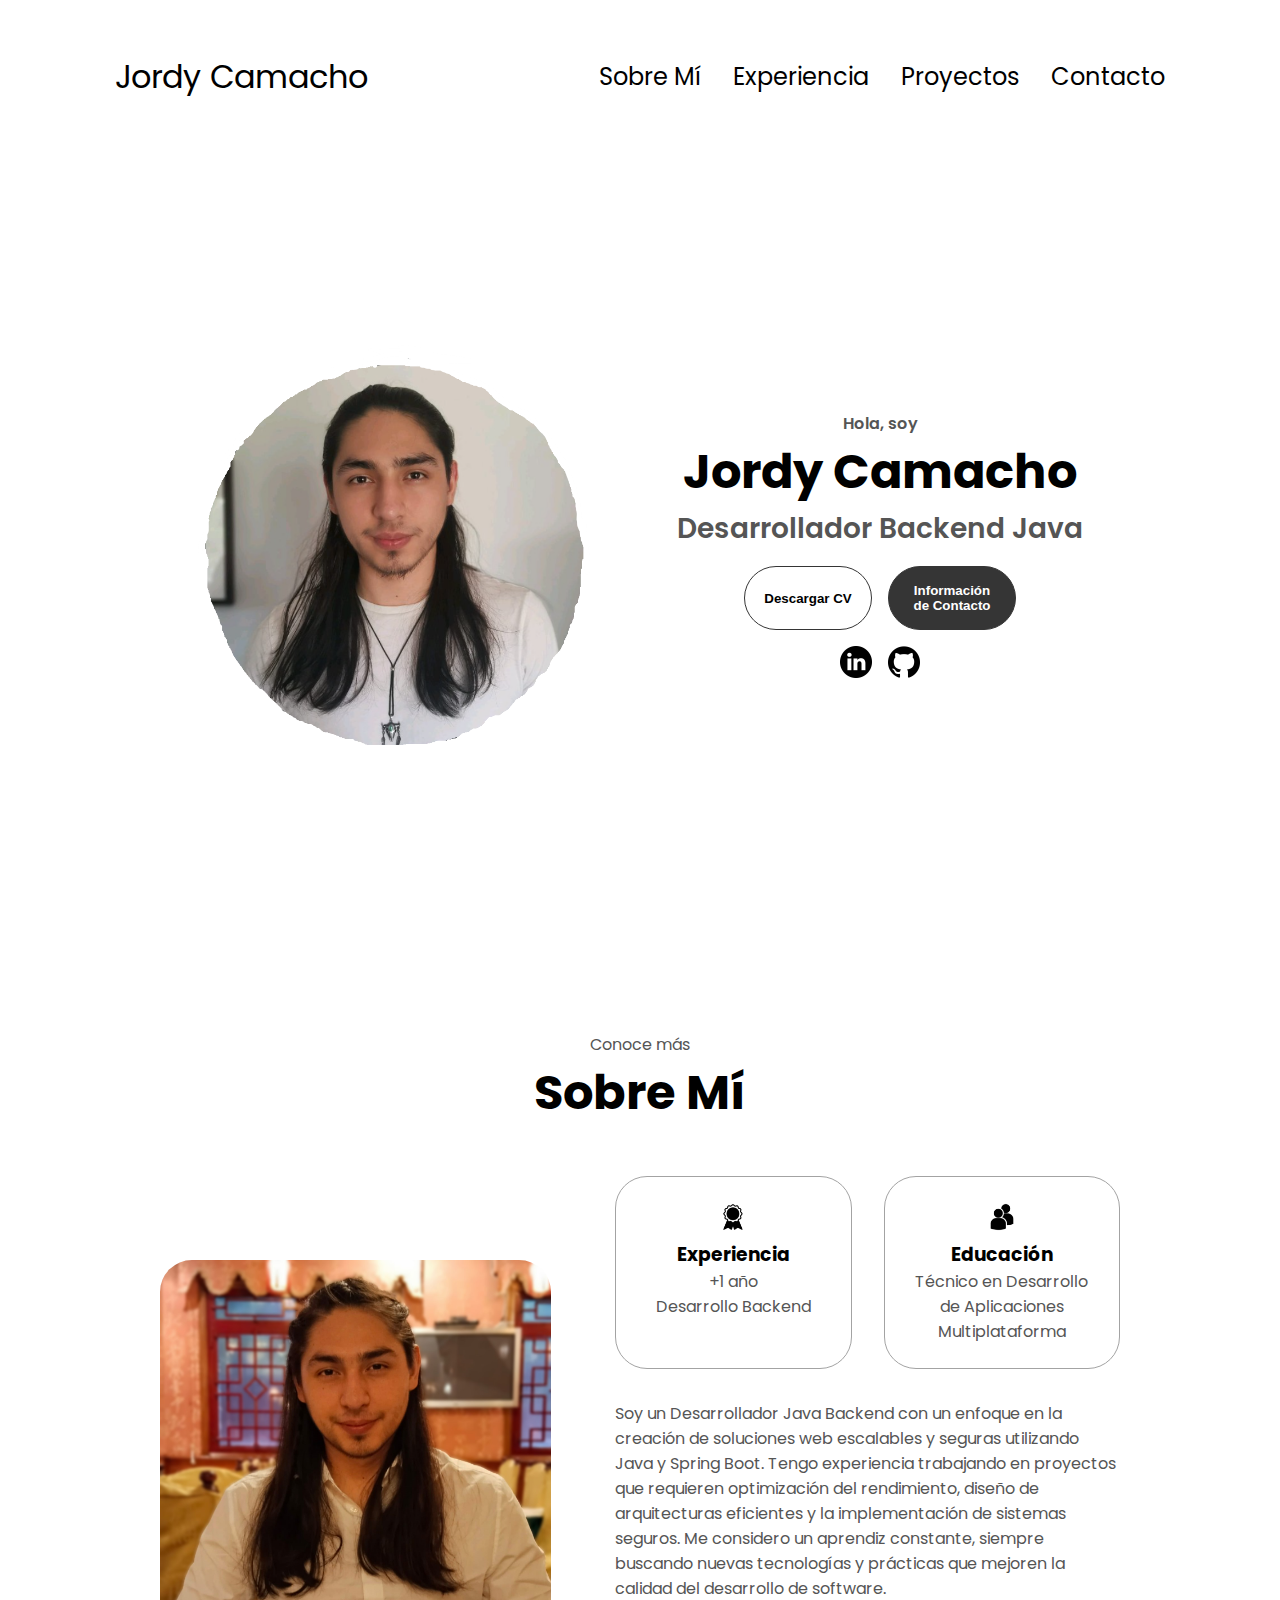
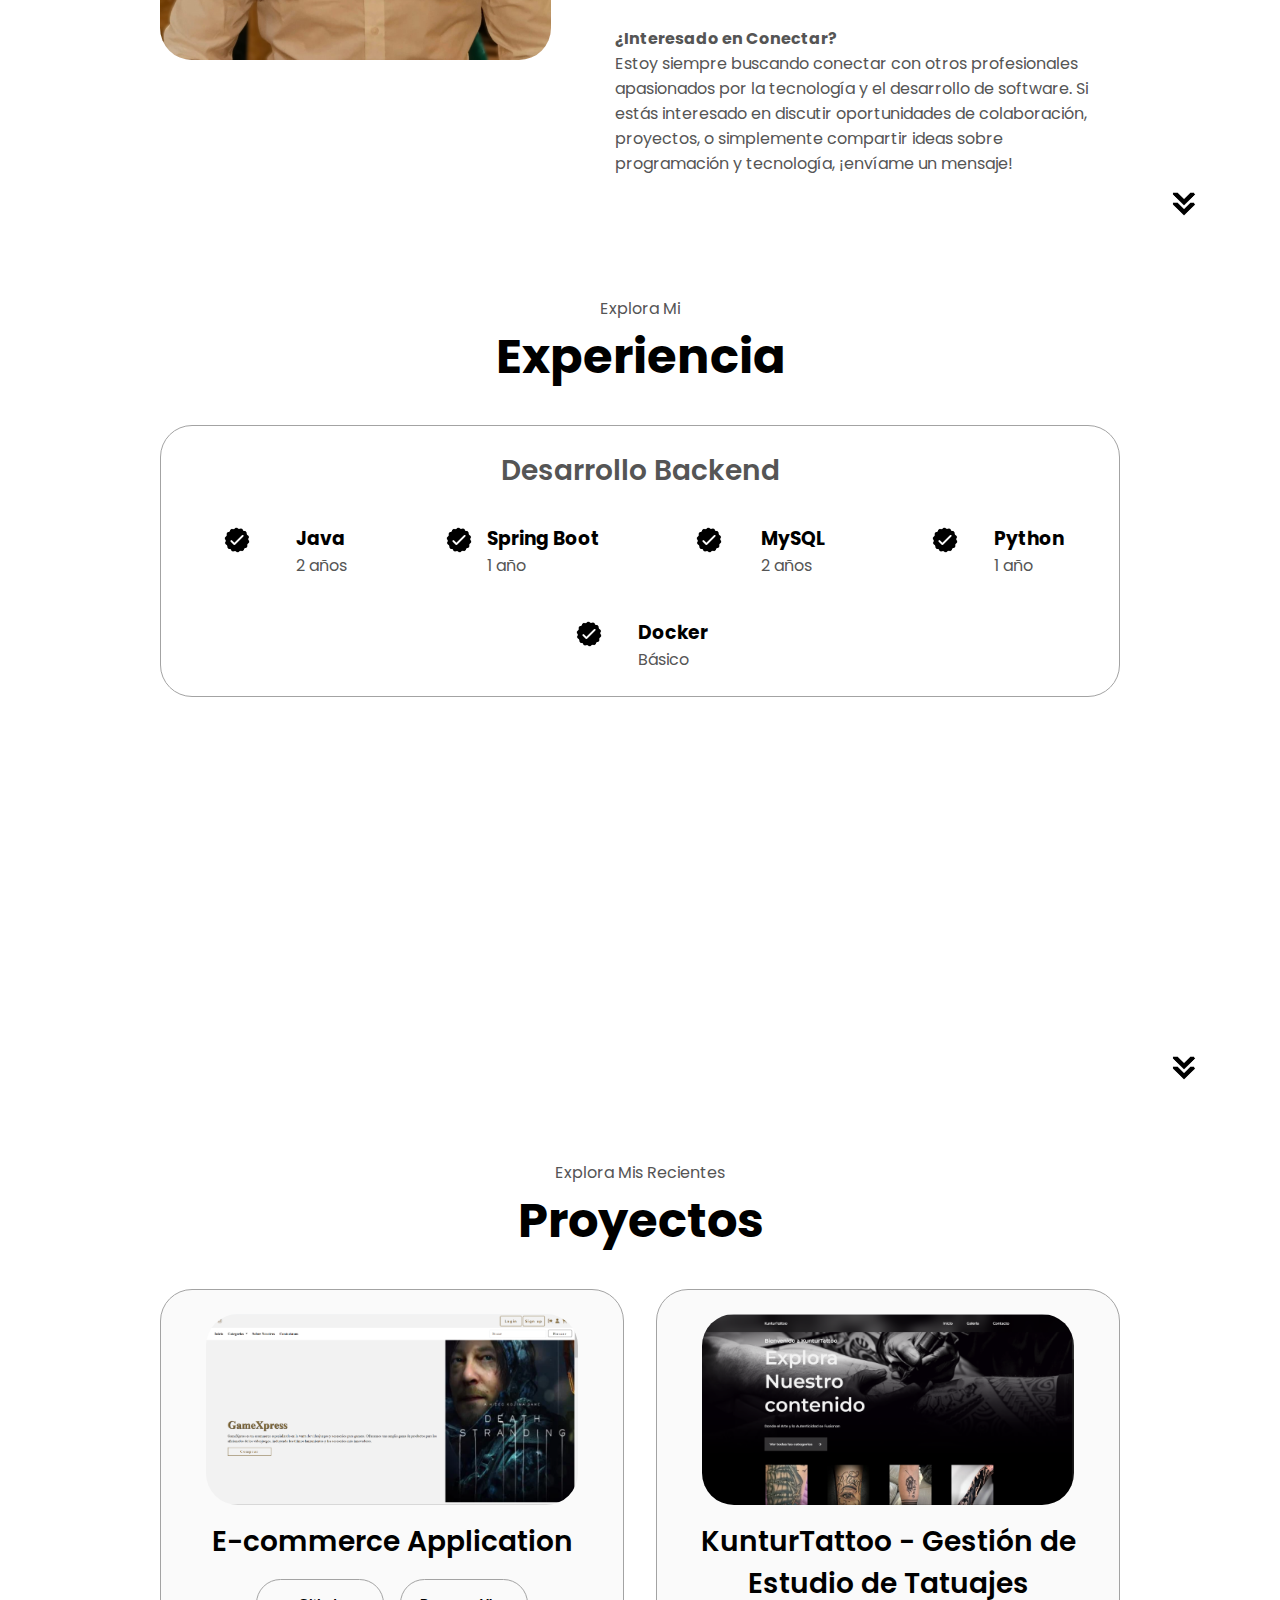
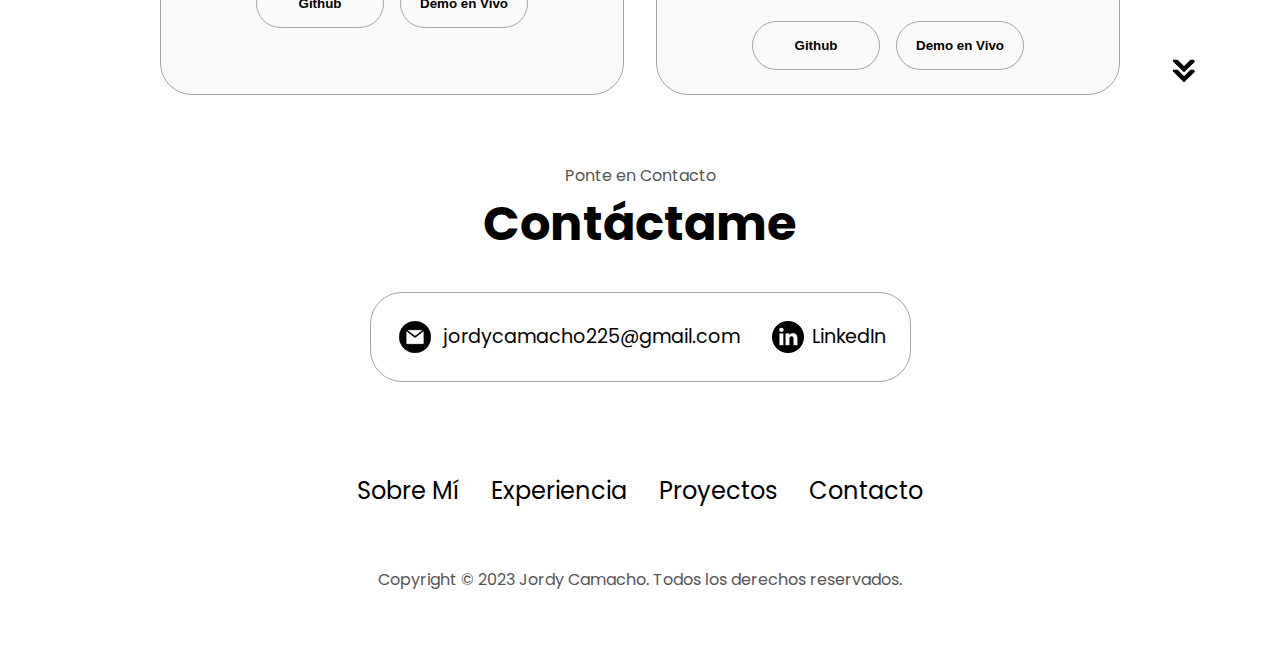
<file: index.html>
<!DOCTYPE html>
<html lang="es">
  <head>
    <meta charset="UTF-8" />
    <meta http-equiv="X-UA-Compatible" content="IE=edge" />
    <meta name="viewport" content="width=device-width, initial-scale=1.0" />
    <title>Jordy Camacho</title>
    <link rel="stylesheet" href="style.css" />
    <link rel="stylesheet" href="mediaqueries.css" />
  </head>
  <body>
    <nav id="desktop-nav">
      <div class="logo">Jordy Camacho</div>
      <div>
        <ul class="nav-links">
          <li><a href="#about">Sobre Mí</a></li>
          <li><a href="#experience">Experiencia</a></li>
          <li><a href="#projects">Proyectos</a></li>
          <li><a href="#contact">Contacto</a></li>
        </ul>
      </div>
    </nav>
    <nav id="hamburger-nav">
      <div class="logo">Jordy Camacho</div>
      <div class="hamburger-menu">
        <div class="hamburger-icon" onclick="toggleMenu()">
          <span></span>
          <span></span>
          <span></span>
        </div>
        <div class="menu-links">
          <li><a href="#about" onclick="toggleMenu()">Sobre Mí</a></li>
          <li><a href="#experience" onclick="toggleMenu()">Experiencia</a></li>
          <li><a href="#projects" onclick="toggleMenu()">Proyectos</a></li>
          <li><a href="#contact" onclick="toggleMenu()">Contacto</a></li>
        </div>
      </div>
    </nav>
    <section id="profile">
      <div class="section__pic-container">
        <img src="./assets/profile-1.png" alt="Foto de perfil de Jordy Camacho" />
      </div>
      <div class="section__text">
        <p class="section__text__p1">Hola, soy</p>
        <h1 class="title">Jordy Camacho</h1>
        <p class="section__text__p2">Desarrollador Backend Java</p>
        <div class="btn-container">
          <button
            class="btn btn-color-2"
            onclick="window.open('./assets/CURRICULUM.pdf')"
          >
            Descargar CV
          </button>
          <button class="btn btn-color-1" onclick="location.href='./#contact'">
            Información de Contacto
          </button>
        </div>
        <div id="socials-container">
          <img
            src="./assets/linkedin.png"
            alt="Mi perfil en LinkedIn"
            class="icon"
            onclick="location.href='https://www.linkedin.com/in/jordy-camacho-8268b920a/'"
          />
          <img
            src="./assets/github.png"
            alt="Mi perfil en GitHub"
            class="icon"
            onclick="location.href='https://github.com/Jordycamacho'"
          />
        </div>
      </div>
    </section>
    <section id="about">
      <p class="section__text__p1">Conoce más</p>
      <h1 class="title">Sobre Mí</h1>
      <div class="section-container">
        <div class="section__pic-container">
          <img
            src="./assets/profile.jpg"
            alt="Foto de perfil"
            class="about-pic"
          />
        </div>
        <div class="about-details-container">
          <div class="about-containers">
            <div class="details-container">
              <img
                src="./assets/experience.png"
                alt="Ícono de experiencia"
                class="icon"
              />
              <h3>Experiencia</h3>
              <p>+1 año <br />Desarrollo Backend</p>
            </div>
            <div class="details-container">
              <img
                src="./assets/education.png"
                alt="Ícono de educación"
                class="icon"
              />
              <h3>Educación</h3>
              <p>Técnico en Desarrollo de Aplicaciones<br />Multiplataforma</p>
            </div>
          </div>
          <div class="text-container">
            <p>
              Soy un Desarrollador Java Backend con un enfoque en la creación de soluciones web escalables y seguras utilizando Java y Spring Boot. Tengo experiencia trabajando en proyectos que requieren optimización del rendimiento, diseño de arquitecturas eficientes y la implementación de sistemas seguros. Me considero un aprendiz constante, siempre buscando nuevas tecnologías y prácticas que mejoren la calidad del desarrollo de software.
            </p><br>
            <p>
              <b>¿Interesado en Conectar?</b><br>
              Estoy siempre buscando conectar con otros profesionales apasionados por la tecnología y el desarrollo de software. Si estás interesado en discutir oportunidades de colaboración, proyectos, o simplemente compartir ideas sobre programación y tecnología, ¡envíame un mensaje!
            </p>
            </p>
          </div>
        </div>
      </div>
      <img
        src="./assets/arrow.png"
        alt="Ícono de flecha"
        class="icon arrow"
        onclick="location.href='./#experience'"
      />
    </section>
    <section id="experience">
      <p class="section__text__p1">Explora Mi</p>
      <h1 class="title">Experiencia</h1>
      <div class="experience-details-container">
        <div class="about-containers">
          <div class="details-container">
            <h2 class="experience-sub-title">Desarrollo Backend</h2>
            <div class="article-container">
              <article>
                <img
                  src="./assets/checkmark.png"
                  alt="Ícono de experiencia"
                  class="icon"
                />
                <div>
                  <h3>Java</h3>
                  <p>2 años</p>
                </div>
              </article>
              <article>
                <img
                  src="./assets/checkmark.png"
                  alt="Ícono de experiencia"
                  class="icon"
                />
                <div>
                  <h3>Spring Boot</h3>
                  <p>1 año</p>
                </div>
              </article>
              <article>
                <img
                  src="./assets/checkmark.png"
                  alt="Ícono de experiencia"
                  class="icon"
                />
                <div>
                  <h3>MySQL</h3>
                  <p>2 años</p>
                </div>
              </article>
              <article>
                <img
                  src="./assets/checkmark.png"
                  alt="Ícono de experiencia"
                  class="icon"
                />
                <div>
                  <h3>Python</h3>
                  <p>1 año</p>
                </div>
              </article>
              <article>
                <img
                  src="./assets/checkmark.png"
                  alt="Ícono de experiencia"
                  class="icon"
                />
                <div>
                  <h3>Docker</h3>
                  <p>Básico</p>
                </div>
              </article>
              
            </div>
          </div>
        </div>
      </div>
      <img
        src="./assets/arrow.png"
        alt="Ícono de flecha"
        class="icon arrow"
        onclick="location.href='./#projects'"
      />
    </section>
    <section id="projects">
      <p class="section__text__p1">Explora Mis Recientes</p>
      <h1 class="title">Proyectos</h1>
      <div class="experience-details-container">
        <div class="about-containers">
          <div class="details-container color-container">
            <div class="article-container">
              <img
                src="./assets/project-ecommerce.png"
                alt="Proyecto 1"
                class="project-img"
              />
            </div>
            <h2 class="experience-sub-title project-title">E-commerce Application</h2>
            <div class="btn-container">
              <button
                class="btn btn-color-2 project-btn"
                onclick="location.href='https://github.com/Jordycamacho/Ecommerce-spring-boot-v1/tree/dev-jordy'"
              >
                Github
              </button>
              <button
                class="btn btn-color-2 project-btn"
                onclick="location.href='project_ecommerce.html'"
              >
                Demo en Vivo
              </button>
            </div>
          </div>
          <div class="details-container color-container">
            <div class="article-container">
              <img
                src="./assets/project-kunturTattoo.png"
                alt="Proyecto 2"
                class="project-img"
              />
            </div>
            <h2 class="experience-sub-title project-title">KunturTattoo - Gestión de Estudio de Tatuajes</h2>
            <div class="btn-container">
              <button
                class="btn btn-color-2 project-btn"
                onclick="location.href='https://github.com/Jordycamacho/kunturtatto'"
              >
                Github
              </button>
              <button
                class="btn btn-color-2 project-btn"
                onclick="location.href='project_kunturTattoo.html'"
              >
                Demo en Vivo
              </button>
            </div>
          </div>
        </div>
      </div>
      <img
        src="./assets/arrow.png"
        alt="Ícono de flecha"
        class="icon arrow"
        onclick="location.href='./#contact'"
      />
    </section>
    <section id="contact">
      <p class="section__text__p1">Ponte en Contacto</p>
      <h1 class="title">Contáctame</h1>
      <div class="contact-info-upper-container">
        <div class="contact-info-container">
          <img
            src="./assets/email.png"
            alt="Ícono de correo electrónico"
            class="icon contact-icon email-icon"
          />
          <p><a href="mailto:jordycamacho225@gmail.com">jordycamacho225@gmail.com</a></p>
        </div>
        <div class="contact-info-container">
          <img
            src="./assets/linkedin.png"
            alt="Ícono de LinkedIn"
            class="icon contact-icon"
          />
          <p><a href="https://www.linkedin.com/in/jordy-camacho-8268b920a/">LinkedIn</a></p>
        </div>
      </div>
    </section>
    <footer>
      <nav>
        <div class="nav-links-container">
          <ul class="nav-links">
            <li><a href="#about">Sobre Mí</a></li>
            <li><a href="#experience">Experiencia</a></li>
            <li><a href="#projects">Proyectos</a></li>
            <li><a href="#contact">Contacto</a></li>
          </ul>
        </div>
      </nav>
      <p>Copyright &#169; 2023 Jordy Camacho. Todos los derechos reservados.</p>
    </footer>
    <script src="script.js"></script>
  </body>
</html>
</file>
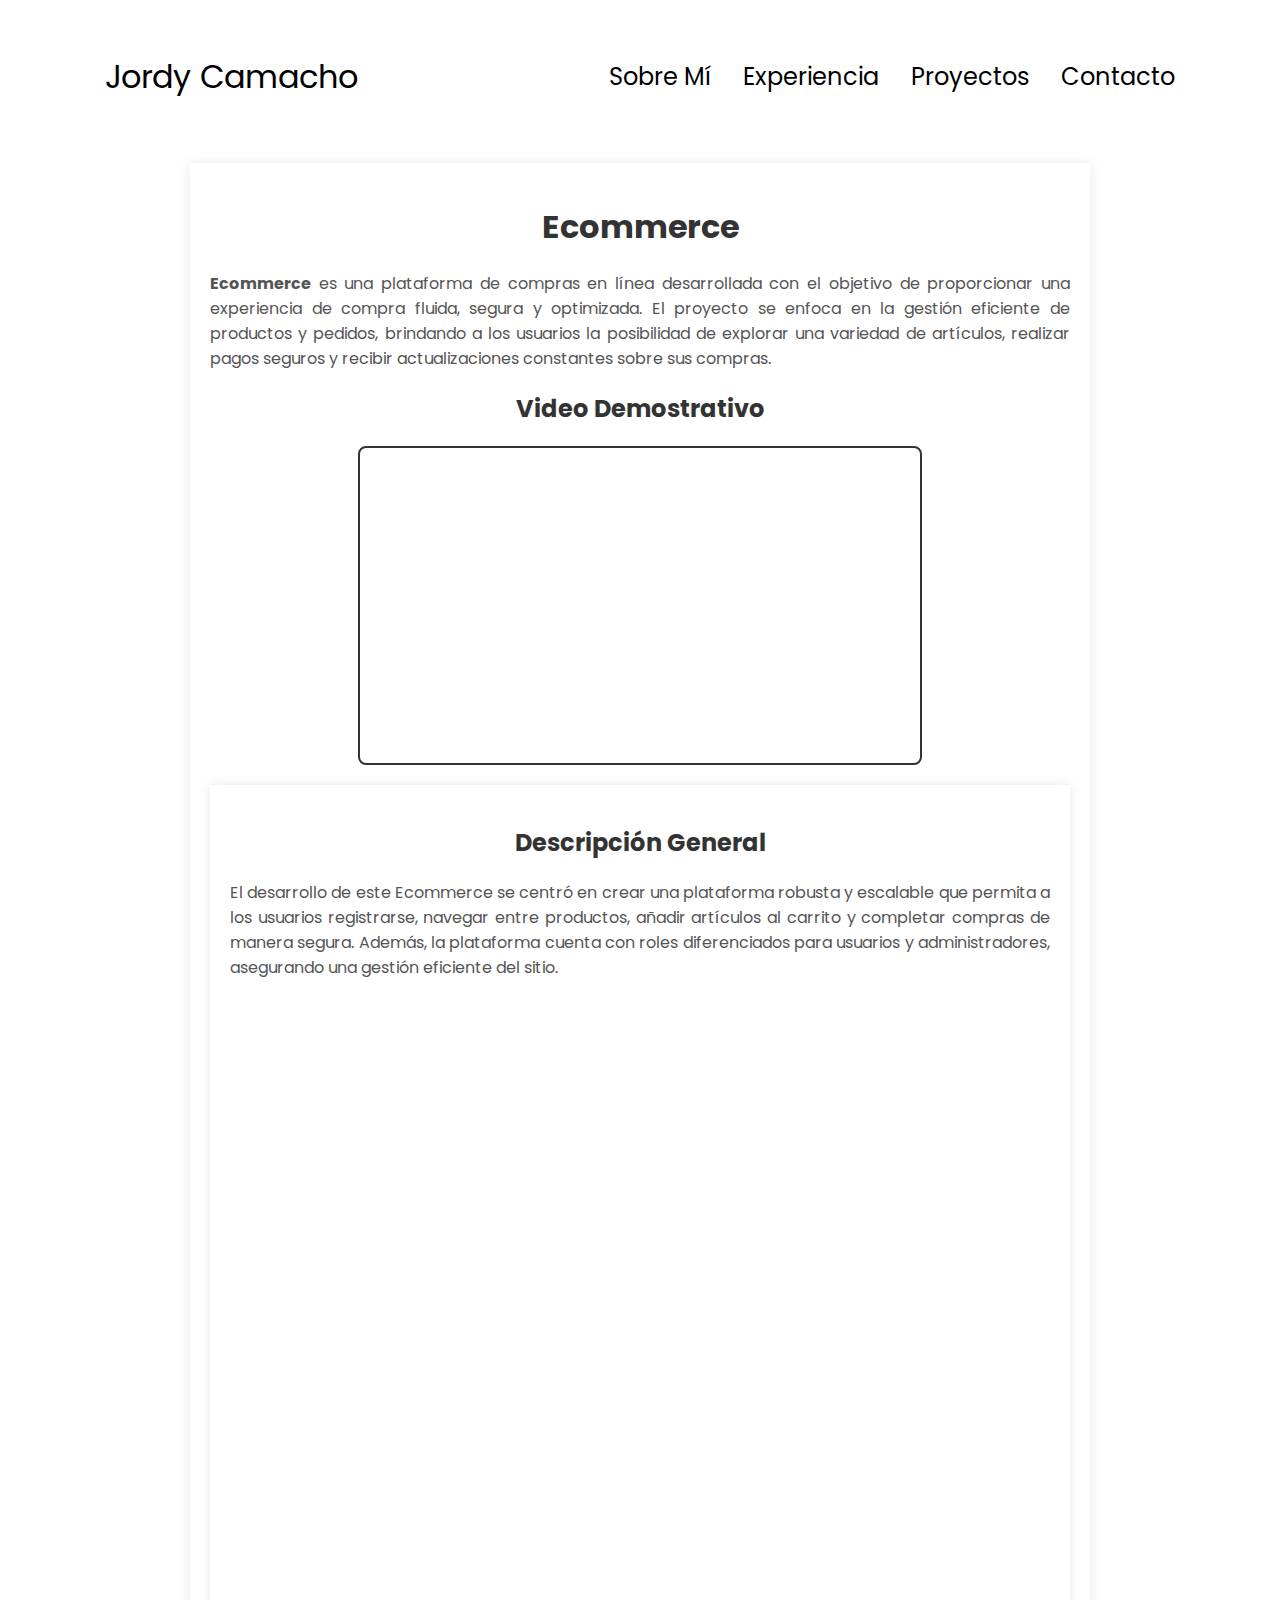
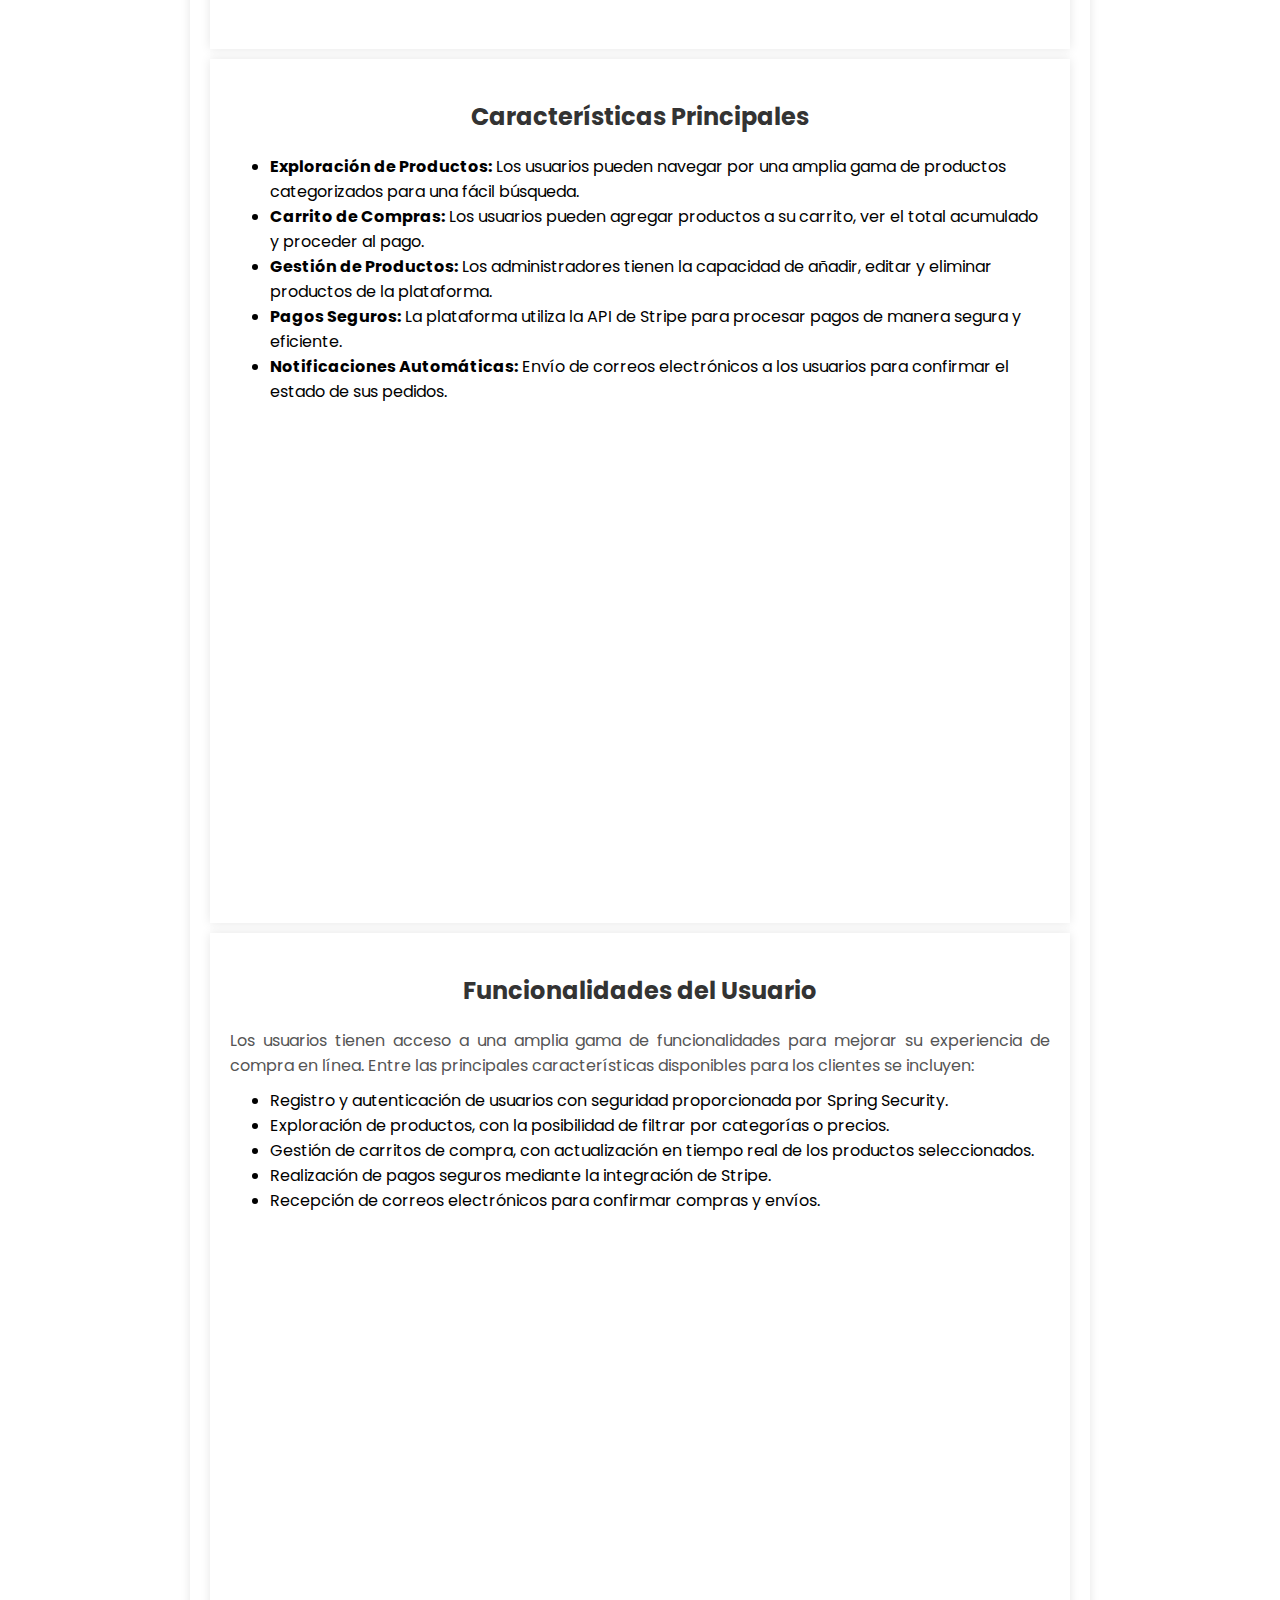
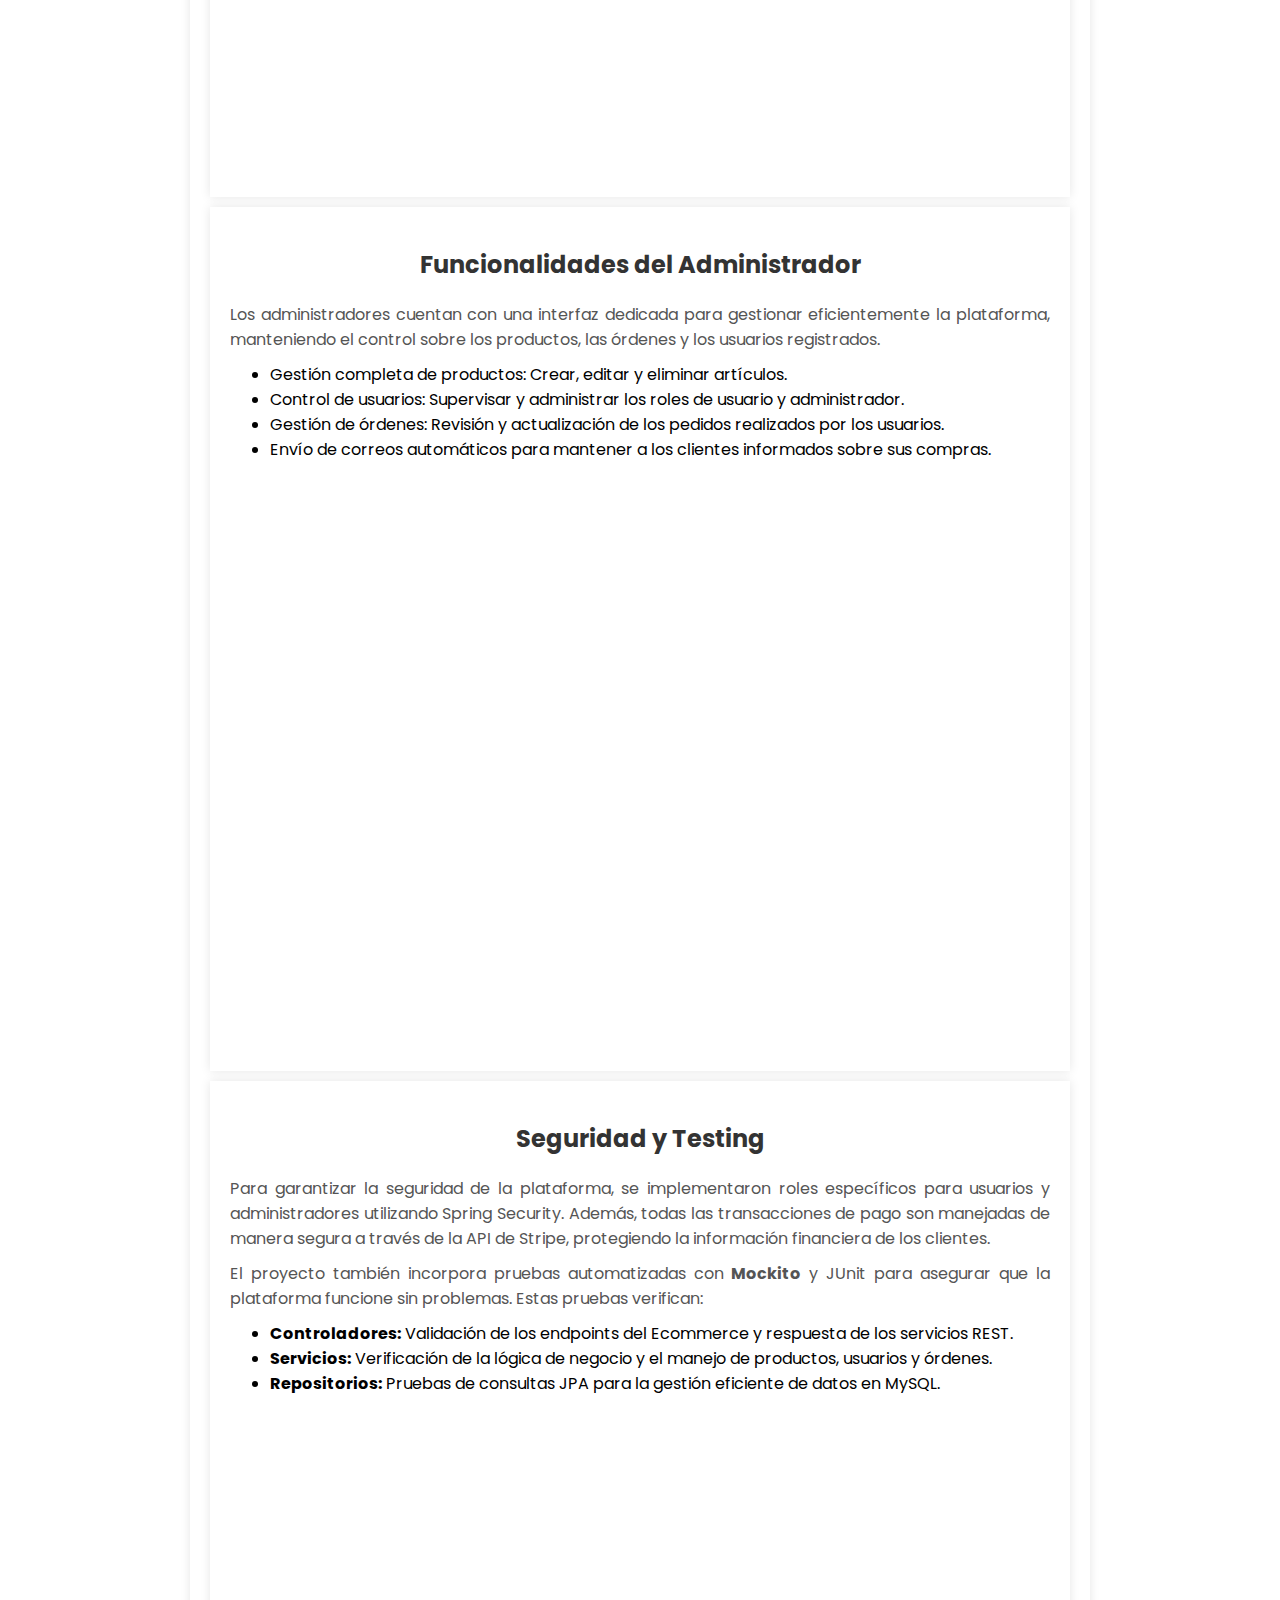
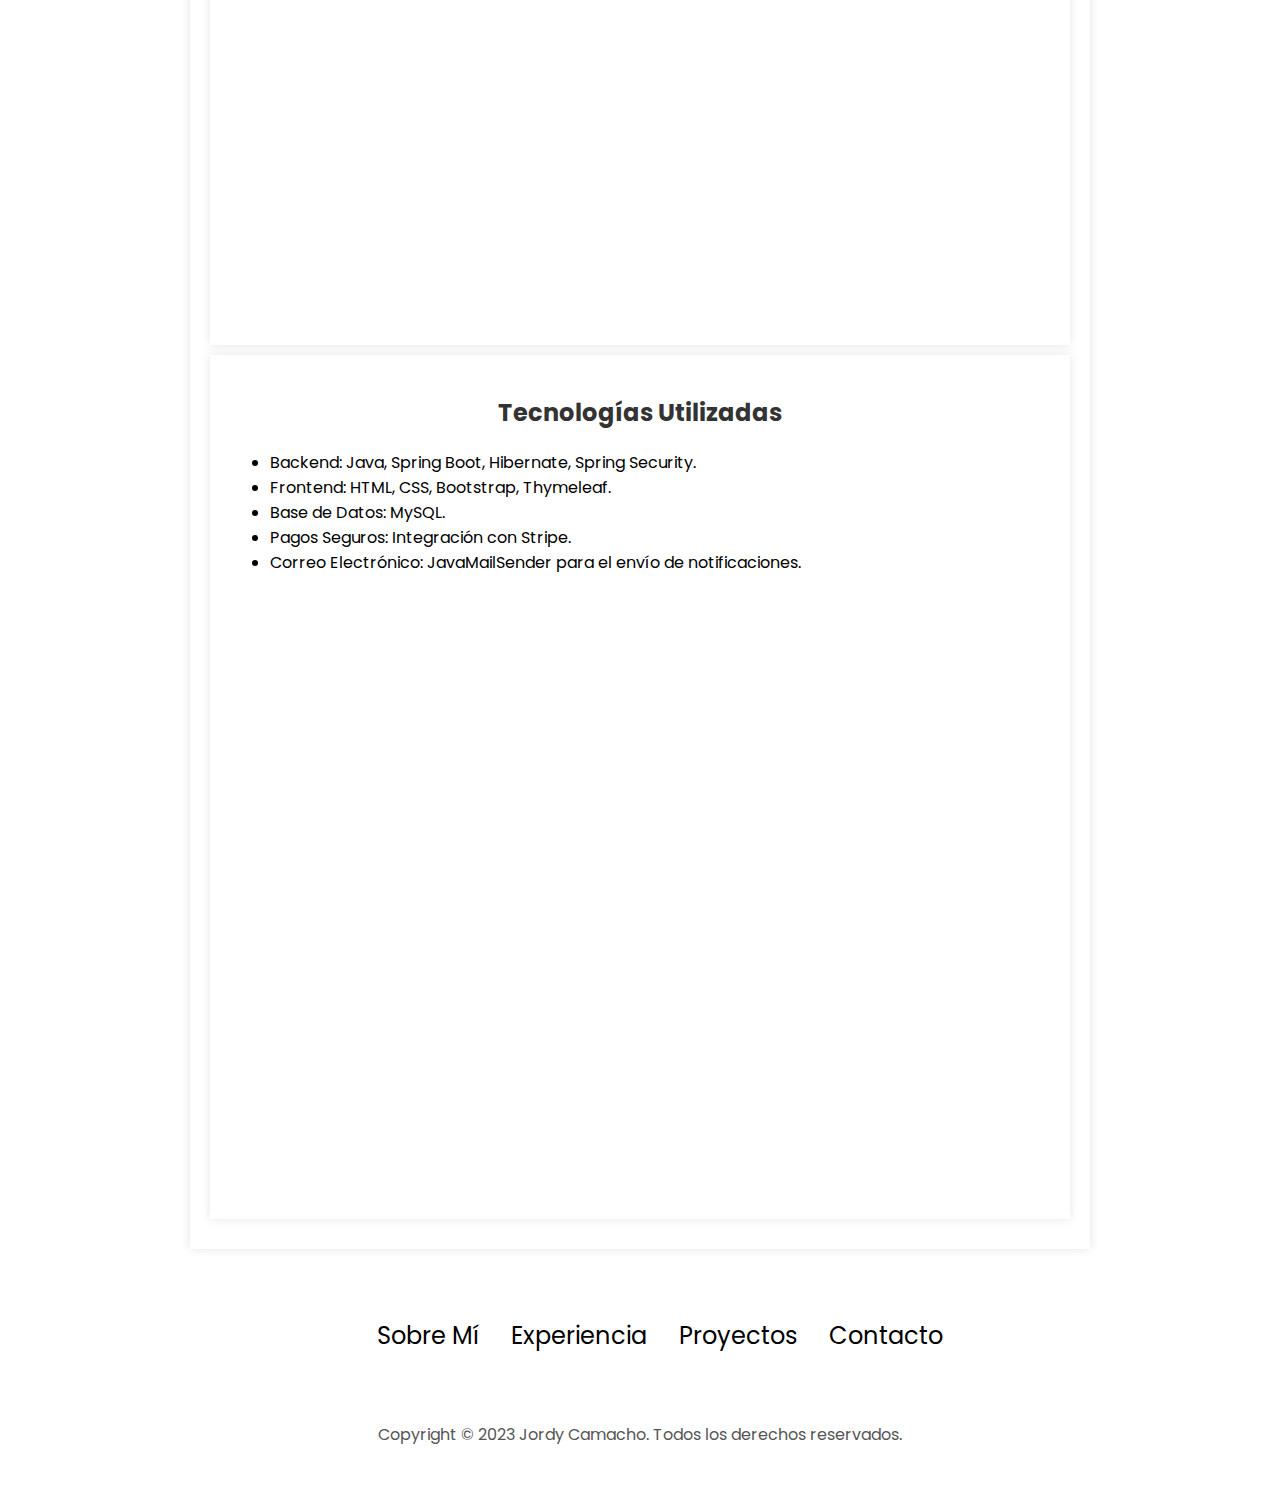
<file: project_ecommerce.html>
<!DOCTYPE html>
<html lang="es">
  <head>
    <meta charset="UTF-8" />
    <meta http-equiv="X-UA-Compatible" content="IE=edge" />
    <meta name="viewport" content="width=device-width, initial-scale=1.0" />
    <title>Jordy Camacho</title>
    <link rel="stylesheet" href="style.css" />
    <link rel="stylesheet" href="mediaqueries.css" />
    <style>

      h1, h2 {
        text-align: center;
        color: #333;
        margin: 20px 0;
      }

      p {
        text-align: justify;
        margin: 10px 0;
      }

      ul {
        list-style-type: disc;
        margin-left: 40px;
      }

      section {
        padding: 20px;
        margin: 10px auto;
        max-width: 900px;
        background-color: #fff;
        box-shadow: 0 0 10px rgba(0, 0, 0, 0.1);
      }

      #video-container {
        display: flex;
        justify-content: center;
        margin: 20px 0;
      }

      iframe {
        border: 2px solid #333;
        border-radius: 8px;
      }

    </style>
  </head>
  <body>
    <!-- Menú de Navegación -->
    <nav id="desktop-nav">
      <div class="logo">Jordy Camacho</div>
      <div>
        <ul class="nav-links">
          <li><a href="#about">Sobre Mí</a></li>
          <li><a href="#experience">Experiencia</a></li>
          <li><a href="#projects">Proyectos</a></li>
          <li><a href="#contact">Contacto</a></li>
        </ul>
      </div>
    </nav>

    <nav id="hamburger-nav">
      <div class="logo">Jordy Camacho</div>
      <div class="hamburger-menu">
        <div class="hamburger-icon" onclick="toggleMenu()">
          <span></span>
          <span></span>
          <span></span>
        </div>
        <div class="menu-links">
          <li><a href="#about" onclick="toggleMenu()">Sobre Mí</a></li>
          <li><a href="#experience" onclick="toggleMenu()">Experiencia</a></li>
          <li><a href="#projects" onclick="toggleMenu()">Proyectos</a></li>
          <li><a href="#contact" onclick="toggleMenu()">Contacto</a></li>
        </div>
      </div>
    </nav>

    <!-- Título del Proyecto -->
    <section id="ecommerce">
      <h1>Ecommerce</h1>
      <p>
        <strong>Ecommerce</strong> es una plataforma de compras en línea desarrollada con el objetivo de proporcionar una experiencia de compra fluida, segura y optimizada. El proyecto se enfoca en la gestión eficiente de productos y pedidos, brindando a los usuarios la posibilidad de explorar una variedad de artículos, realizar pagos seguros y recibir actualizaciones constantes sobre sus compras.
      </p>

      <!-- Video Demostrativo -->
      <h2>Video Demostrativo</h2>
      <div id="video-container">
        <iframe width="560" height="315" src="https://www.youtube.com/embed/KLQIaaERYRI
        " frameborder="0" allow="accelerometer; autoplay; clipboard-write; encrypted-media; gyroscope; picture-in-picture" allowfullscreen></iframe>
      </div>

      <!-- Descripción General del Proyecto -->
      <section id="descripcion">
        <h2>Descripción General</h2>
        <p>
          El desarrollo de este Ecommerce se centró en crear una plataforma robusta y escalable que permita a los usuarios registrarse, navegar entre productos, añadir artículos al carrito y completar compras de manera segura. Además, la plataforma cuenta con roles diferenciados para usuarios y administradores, asegurando una gestión eficiente del sitio.
        </p>
      </section>

      <!-- Características Principales -->
      <section id="caracteristicas">
        <h2>Características Principales</h2>
        <ul>
          <li><strong>Exploración de Productos:</strong> Los usuarios pueden navegar por una amplia gama de productos categorizados para una fácil búsqueda.</li>
          <li><strong>Carrito de Compras:</strong> Los usuarios pueden agregar productos a su carrito, ver el total acumulado y proceder al pago.</li>
          <li><strong>Gestión de Productos:</strong> Los administradores tienen la capacidad de añadir, editar y eliminar productos de la plataforma.</li>
          <li><strong>Pagos Seguros:</strong> La plataforma utiliza la API de Stripe para procesar pagos de manera segura y eficiente.</li>
          <li><strong>Notificaciones Automáticas:</strong> Envío de correos electrónicos a los usuarios para confirmar el estado de sus pedidos.</li>
        </ul>
      </section>

      <!-- Funcionalidades del Usuario -->
      <section id="usuario">
        <h2>Funcionalidades del Usuario</h2>
        <p>
          Los usuarios tienen acceso a una amplia gama de funcionalidades para mejorar su experiencia de compra en línea. Entre las principales características disponibles para los clientes se incluyen:
        </p>
        <ul>
          <li>Registro y autenticación de usuarios con seguridad proporcionada por Spring Security.</li>
          <li>Exploración de productos, con la posibilidad de filtrar por categorías o precios.</li>
          <li>Gestión de carritos de compra, con actualización en tiempo real de los productos seleccionados.</li>
          <li>Realización de pagos seguros mediante la integración de Stripe.</li>
          <li>Recepción de correos electrónicos para confirmar compras y envíos.</li>
        </ul>
      </section>

      <!-- Funcionalidades del Administrador -->
      <section id="admin">
        <h2>Funcionalidades del Administrador</h2>
        <p>
          Los administradores cuentan con una interfaz dedicada para gestionar eficientemente la plataforma, manteniendo el control sobre los productos, las órdenes y los usuarios registrados.
        </p>
        <ul>
          <li>Gestión completa de productos: Crear, editar y eliminar artículos.</li>
          <li>Control de usuarios: Supervisar y administrar los roles de usuario y administrador.</li>
          <li>Gestión de órdenes: Revisión y actualización de los pedidos realizados por los usuarios.</li>
          <li>Envío de correos automáticos para mantener a los clientes informados sobre sus compras.</li>
        </ul>
      </section>

      <!-- Seguridad y Testing -->
      <section id="seguridad-testing">
        <h2>Seguridad y Testing</h2>
        <p>
          Para garantizar la seguridad de la plataforma, se implementaron roles específicos para usuarios y administradores utilizando Spring Security. Además, todas las transacciones de pago son manejadas de manera segura a través de la API de Stripe, protegiendo la información financiera de los clientes.
        </p>
        <p>
          El proyecto también incorpora pruebas automatizadas con <strong>Mockito</strong> y JUnit para asegurar que la plataforma funcione sin problemas. Estas pruebas verifican:
        </p>
        <ul>
          <li><strong>Controladores:</strong> Validación de los endpoints del Ecommerce y respuesta de los servicios REST.</li>
          <li><strong>Servicios:</strong> Verificación de la lógica de negocio y el manejo de productos, usuarios y órdenes.</li>
          <li><strong>Repositorios:</strong> Pruebas de consultas JPA para la gestión eficiente de datos en MySQL.</li>
        </ul>
      </section>

      <!-- Tecnologías Utilizadas -->
      <section id="tecnologias">
        <h2>Tecnologías Utilizadas</h2>
        <ul>
          <li>Backend: Java, Spring Boot, Hibernate, Spring Security.</li>
          <li>Frontend: HTML, CSS, Bootstrap, Thymeleaf.</li>
          <li>Base de Datos: MySQL.</li>
          <li>Pagos Seguros: Integración con Stripe.</li>
          <li>Correo Electrónico: JavaMailSender para el envío de notificaciones.</li>
        </ul>
      </section>
    </section>

    <!-- Footer -->
    <footer>
      <nav>
        <div class="nav-links-container">
          <ul class="nav-links">
            <li><a href="#about">Sobre Mí</a></li>
            <li><a href="#experience">Experiencia</a></li>
            <li><a href="#projects">Proyectos</a></li>
            <li><a href="#contact">Contacto</a></li>
          </ul>
        </div>
      </nav>
      <p>Copyright &#169; 2023 Jordy Camacho. Todos los derechos reservados.</p>
    </footer>

    <script src="script.js"></script>
  </body>
</html>
</file>
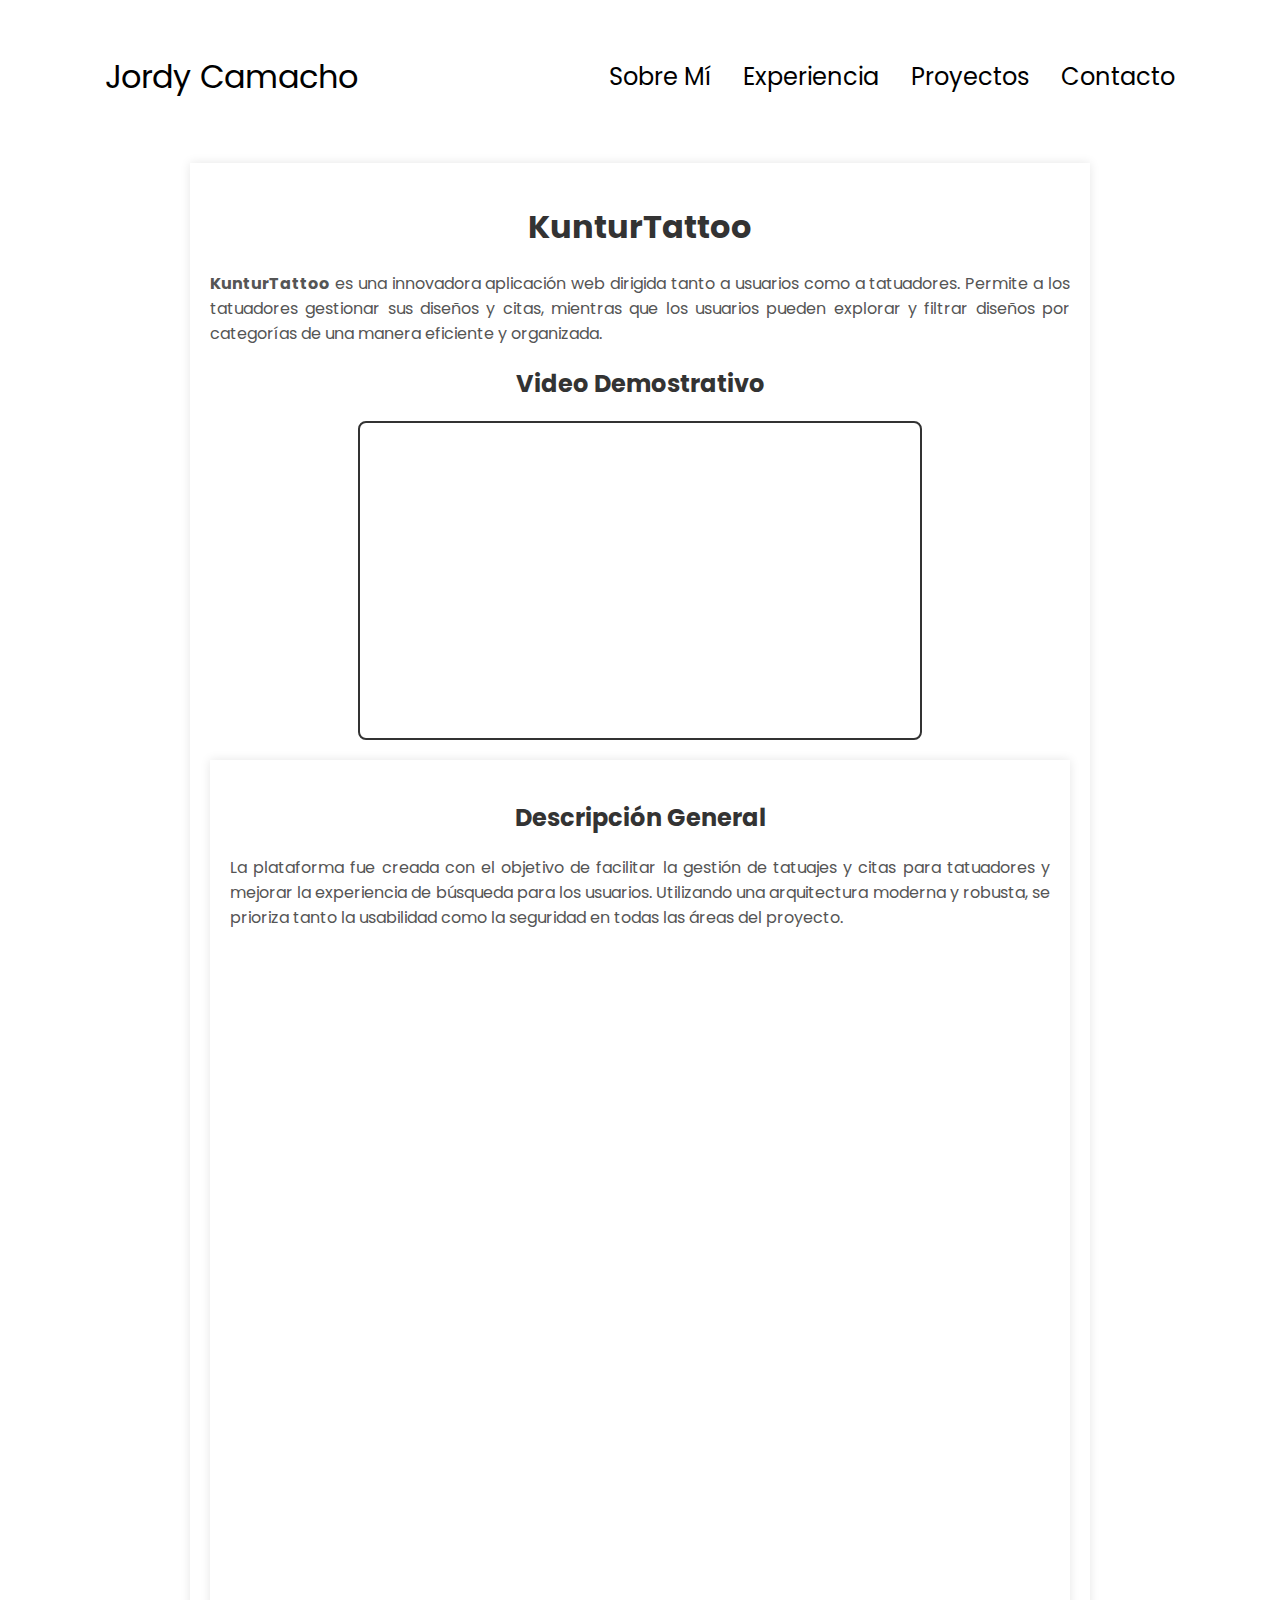
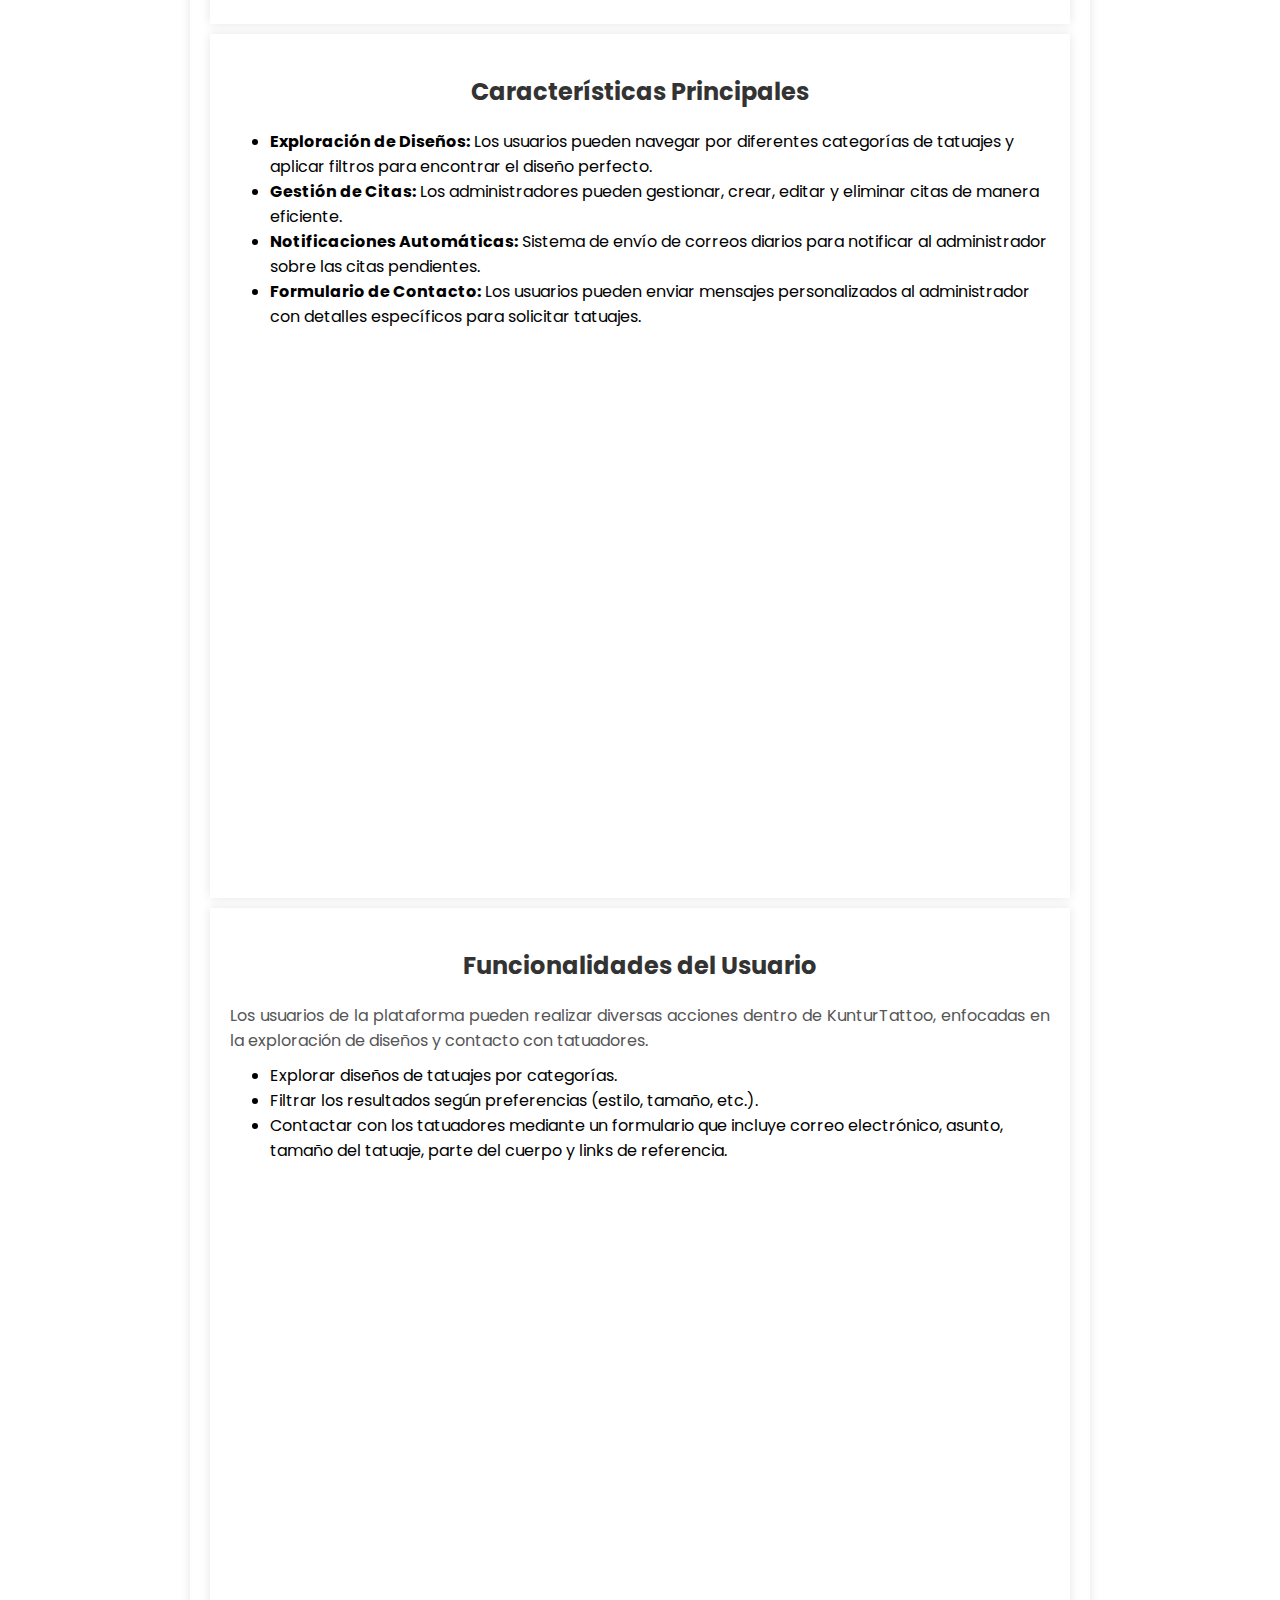
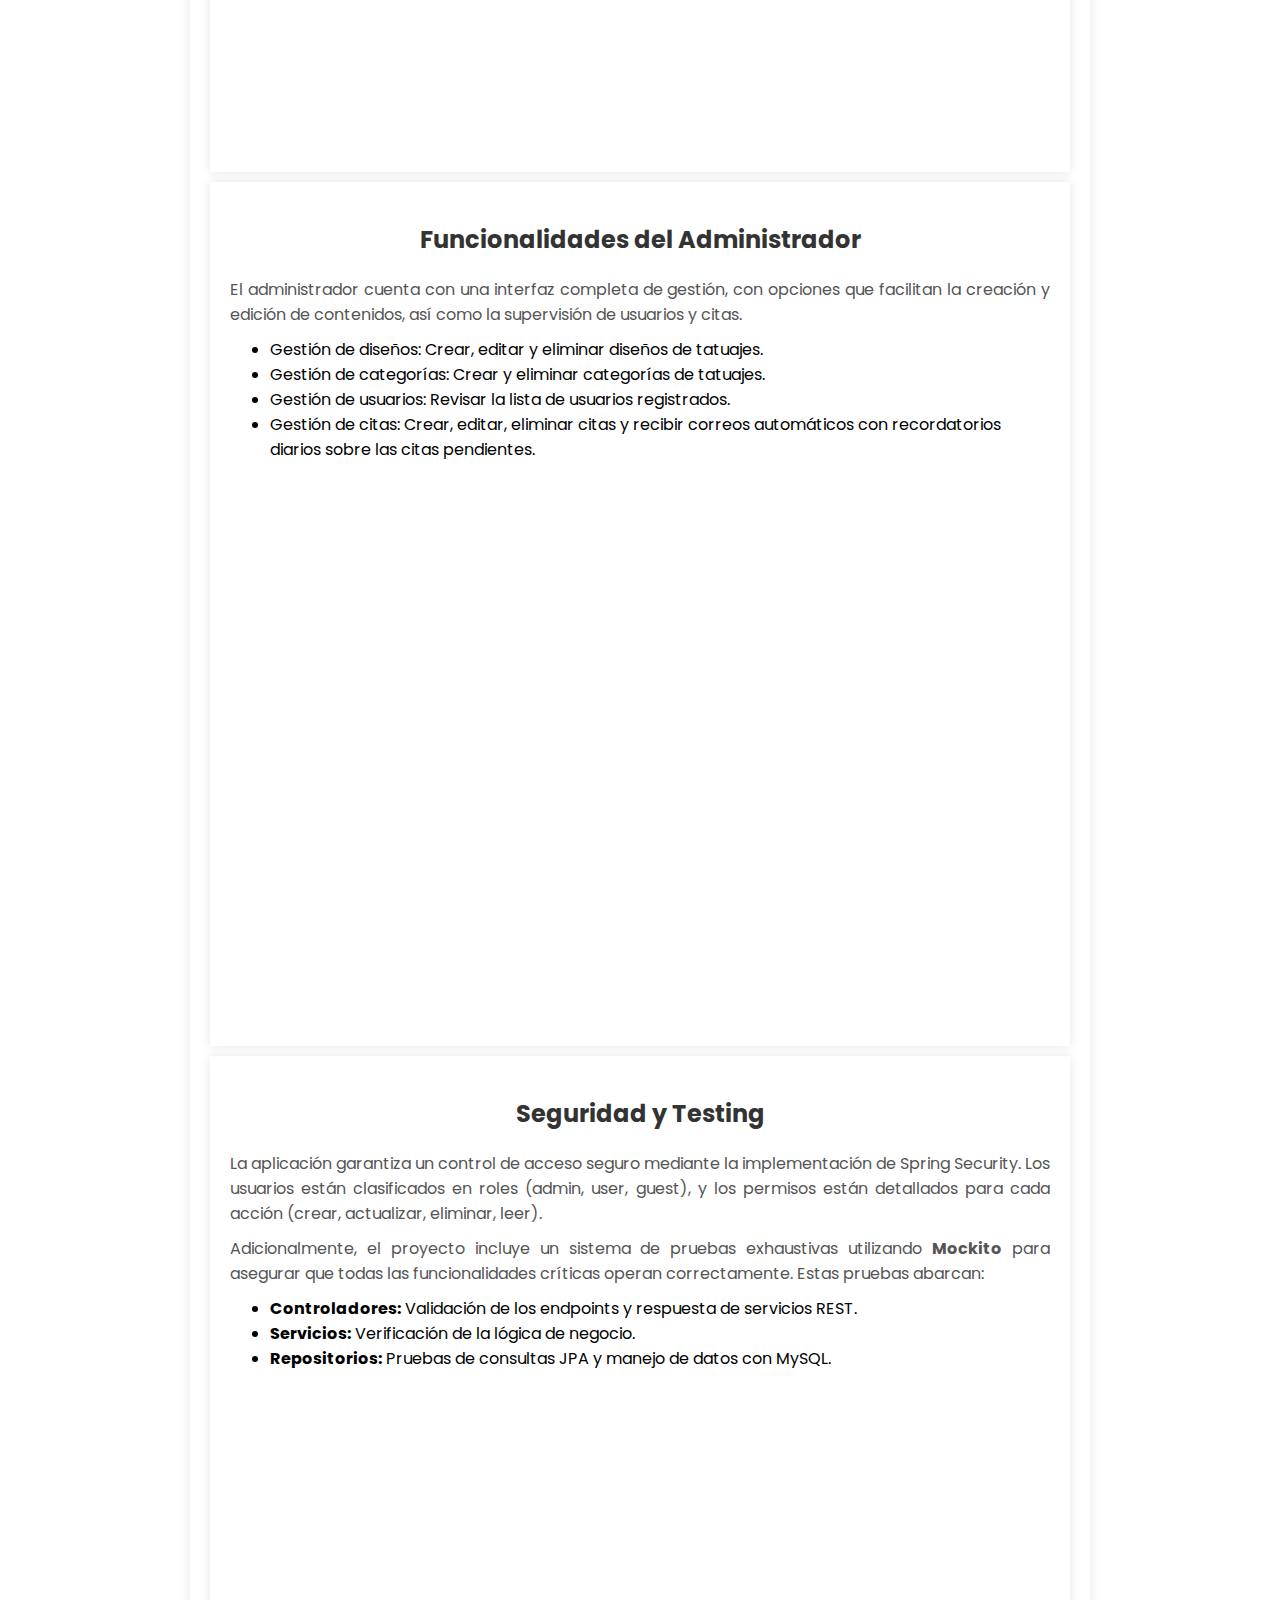
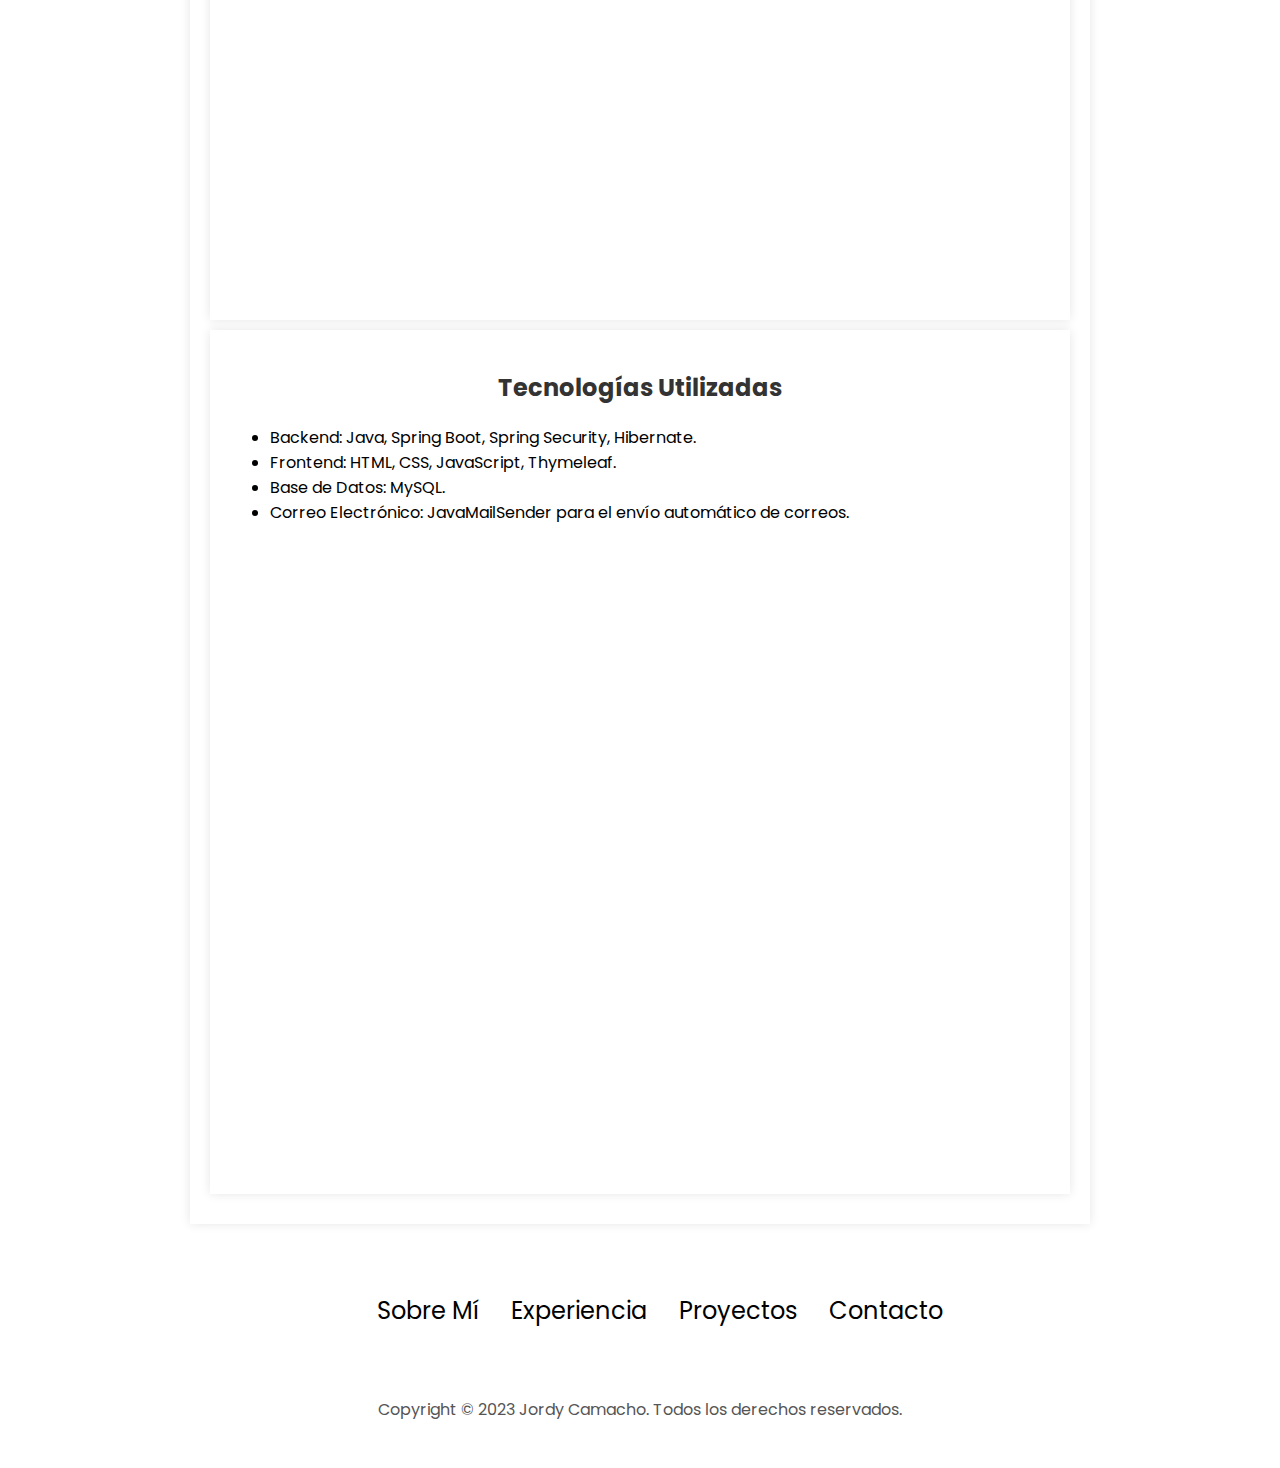
<file: project_kunturTattoo.html>
<!DOCTYPE html>
<html lang="es">

<head>
  <meta charset="UTF-8" />
  <meta http-equiv="X-UA-Compatible" content="IE=edge" />
  <meta name="viewport" content="width=device-width, initial-scale=1.0" />
  <title>Jordy Camacho</title>
  <link rel="stylesheet" href="style.css" />
  <link rel="stylesheet" href="mediaqueries.css" />
  <style>
    h1,
    h2 {
      text-align: center;
      color: #333;
      margin: 20px 0;
    }

    p {
      text-align: justify;
      margin: 10px 0;
    }

    ul {
      list-style-type: disc;
      margin-left: 40px;
    }

    /* Estilos adicionales para las secciones */
    section {
      padding: 20px;
      margin: 10px auto;
      max-width: 900px;
      background-color: #fff;
      box-shadow: 0 0 10px rgba(0, 0, 0, 0.1);
    }

    /* Estilos para el video */
    #video-container {
      display: flex;
      justify-content: center;
      margin: 20px 0;
    }

    iframe {
      border: 2px solid #333;
      border-radius: 8px;
    }
  </style>
</head>

<body>
  <!-- Menú de Navegación -->
  <nav id="desktop-nav">
    <div class="logo">Jordy Camacho</div>
    <div>
      <ul class="nav-links">
        <li><a href="#about">Sobre Mí</a></li>
        <li><a href="#experience">Experiencia</a></li>
        <li><a href="#projects">Proyectos</a></li>
        <li><a href="#contact">Contacto</a></li>
      </ul>
    </div>
  </nav>

  <nav id="hamburger-nav">
    <div class="logo">Jordy Camacho</div>
    <div class="hamburger-menu">
      <div class="hamburger-icon" onclick="toggleMenu()">
        <span></span>
        <span></span>
        <span></span>
      </div>
      <div class="menu-links">
        <li><a href="#about" onclick="toggleMenu()">Sobre Mí</a></li>
        <li><a href="#experience" onclick="toggleMenu()">Experiencia</a></li>
        <li><a href="#projects" onclick="toggleMenu()">Proyectos</a></li>
        <li><a href="#contact" onclick="toggleMenu()">Contacto</a></li>
      </div>
    </div>
  </nav>

  <!-- Título del Proyecto -->
  <section id="kunturTattoo">
    <h1>KunturTattoo</h1>
    <p>
      <strong>KunturTattoo</strong> es una innovadora aplicación web dirigida tanto a usuarios como a tatuadores.
      Permite a los tatuadores gestionar sus diseños y citas, mientras que los usuarios pueden explorar y filtrar
      diseños por categorías de una manera eficiente y organizada.
    </p>

    <!-- Video Demostrativo -->
    <h2>Video Demostrativo</h2>
    <div id="video-container">
      <iframe width="560" height="315" src="https://www.youtube.com/embed/JO0n6MFBabE" frameborder="0"
        allow="accelerometer; autoplay; clipboard-write; encrypted-media; gyroscope; picture-in-picture"
        allowfullscreen>
      </iframe>
    </div>


    <!-- Descripción General del Proyecto -->
    <section id="descripcion">
      <h2>Descripción General</h2>
      <p>
        La plataforma fue creada con el objetivo de facilitar la gestión de tatuajes y citas para tatuadores y mejorar
        la experiencia de búsqueda para los usuarios. Utilizando una arquitectura moderna y robusta, se prioriza tanto
        la usabilidad como la seguridad en todas las áreas del proyecto.
      </p>
    </section>

    <!-- Características Principales -->
    <section id="caracteristicas">
      <h2>Características Principales</h2>
      <ul>
        <li><strong>Exploración de Diseños:</strong> Los usuarios pueden navegar por diferentes categorías de tatuajes y
          aplicar filtros para encontrar el diseño perfecto.</li>
        <li><strong>Gestión de Citas:</strong> Los administradores pueden gestionar, crear, editar y eliminar citas de
          manera eficiente.</li>
        <li><strong>Notificaciones Automáticas:</strong> Sistema de envío de correos diarios para notificar al
          administrador sobre las citas pendientes.</li>
        <li><strong>Formulario de Contacto:</strong> Los usuarios pueden enviar mensajes personalizados al administrador
          con detalles específicos para solicitar tatuajes.</li>
      </ul>
    </section>

    <!-- Funcionalidades del Usuario -->
    <section id="usuario">
      <h2>Funcionalidades del Usuario</h2>
      <p>
        Los usuarios de la plataforma pueden realizar diversas acciones dentro de KunturTattoo, enfocadas en la
        exploración de diseños y contacto con tatuadores.
      </p>
      <ul>
        <li>Explorar diseños de tatuajes por categorías.</li>
        <li>Filtrar los resultados según preferencias (estilo, tamaño, etc.).</li>
        <li>Contactar con los tatuadores mediante un formulario que incluye correo electrónico, asunto, tamaño del
          tatuaje, parte del cuerpo y links de referencia.</li>
      </ul>
    </section>

    <!-- Funcionalidades del Administrador -->
    <section id="admin">
      <h2>Funcionalidades del Administrador</h2>
      <p>
        El administrador cuenta con una interfaz completa de gestión, con opciones que facilitan la creación y edición
        de contenidos, así como la supervisión de usuarios y citas.
      </p>
      <ul>
        <li>Gestión de diseños: Crear, editar y eliminar diseños de tatuajes.</li>
        <li>Gestión de categorías: Crear y eliminar categorías de tatuajes.</li>
        <li>Gestión de usuarios: Revisar la lista de usuarios registrados.</li>
        <li>Gestión de citas: Crear, editar, eliminar citas y recibir correos automáticos con recordatorios diarios
          sobre las citas pendientes.</li>
      </ul>
    </section>

    <!-- Seguridad y Testing -->
    <section id="seguridad-testing">
      <h2>Seguridad y Testing</h2>
      <p>
        La aplicación garantiza un control de acceso seguro mediante la implementación de Spring Security. Los usuarios
        están clasificados en roles (admin, user, guest), y los permisos están detallados para cada acción (crear,
        actualizar, eliminar, leer).
      </p>
      <p>
        Adicionalmente, el proyecto incluye un sistema de pruebas exhaustivas utilizando <strong>Mockito</strong> para
        asegurar que todas las funcionalidades críticas operan correctamente. Estas pruebas abarcan:
      </p>
      <ul>
        <li><strong>Controladores:</strong> Validación de los endpoints y respuesta de servicios REST.</li>
        <li><strong>Servicios:</strong> Verificación de la lógica de negocio.</li>
        <li><strong>Repositorios:</strong> Pruebas de consultas JPA y manejo de datos con MySQL.</li>
      </ul>
    </section>

    <!-- Tecnologías Utilizadas -->
    <section id="tecnologias">
      <h2>Tecnologías Utilizadas</h2>
      <ul>
        <li>Backend: Java, Spring Boot, Spring Security, Hibernate.</li>
        <li>Frontend: HTML, CSS, JavaScript, Thymeleaf.</li>
        <li>Base de Datos: MySQL.</li>
        <li>Correo Electrónico: JavaMailSender para el envío automático de correos.</li>
      </ul>
    </section>
  </section>

  <!-- Footer -->
  <footer>
    <nav>
      <div class="nav-links-container">
        <ul class="nav-links">
          <li><a href="#about">Sobre Mí</a></li>
          <li><a href="#experience">Experiencia</a></li>
          <li><a href="#projects">Proyectos</a></li>
          <li><a href="#contact">Contacto</a></li>
        </ul>
      </div>
    </nav>
    <p>Copyright &#169; 2023 Jordy Camacho. Todos los derechos reservados.</p>
  </footer>

  <script src="script.js"></script>
</body>

</html>
</file>
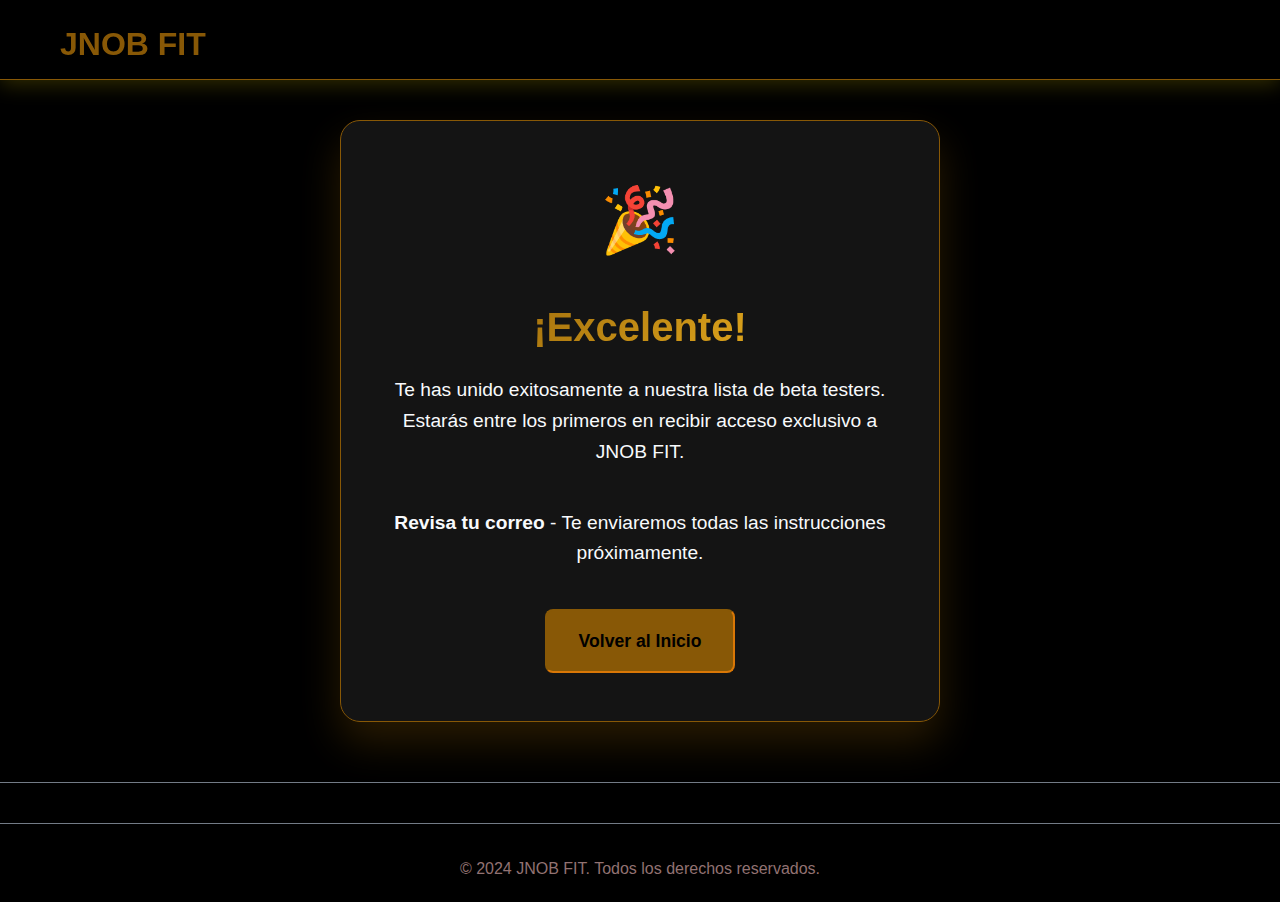
<file: success.html>
<!DOCTYPE html>
<html lang="es">

<head>
    <script async src="https://www.googletagmanager.com/gtag/js?id=G-WJVPL00EDV"></script>
    <script>
        window.dataLayer = window.dataLayer || [];
        function gtag() { dataLayer.push(arguments); }
        gtag('js', new Date());

        gtag('config', 'G-WJVPL00EDV');
    </script>
    <meta charset="UTF-8">
    <meta name="viewport" content="width=device-width, initial-scale=1.0">
    <title>¡Éxito! - JNOB FIT</title>
    <style>
        * {
            margin: 0;
            padding: 0;
            box-sizing: border-box;
        }

        :root {
            --primary: #885806;
            --primary-dark: #d97706;
            --dark: #161616;
            --darker: #000000;
            --light: #f8fafc;
            --gray: #927272;
            --gray-dark: #737b86;
        }

        body {
            font-family: 'Segoe UI', Tahoma, Geneva, Verdana, sans-serif;
            line-height: 1.6;
            color: var(--light);
            background: var(--darker);
            min-height: 100vh;
            display: flex;
            flex-direction: column;
        }

        .navbar {
            position: fixed;
            top: 0;
            width: 100%;
            height: 80px;
            background: rgba(0, 0, 0, 0.95);
            z-index: 1000;
            padding: 1.2rem 0;
            border-bottom: 1px solid var(--primary);
            box-shadow: 0 4px 20px rgba(255, 230, 0, 0.2);
        }

        .nav-container {
            max-width: 1200px;
            margin: 0 auto;
            padding: 0 20px;
            display: flex;
            justify-content: space-between;
            align-items: center;
        }

        .logo {
            font-size: 2rem;
            font-weight: bold;
            color: var(--primary);
            text-shadow: 0 2px 4px rgba(0, 0, 0, 0.3);
        }

        .success-hero {
            flex: 1;
            display: flex;
            align-items: center;
            justify-content: center;
            padding: 120px 20px 60px;
            background: linear-gradient(rgba(0, 0, 0, 0.9), rgba(0, 0, 0, 0.9)),
                url('https://images.unsplash.com/photo-1571019613454-1cb2f99b2d8b?ixlib=rb-4.0.3&auto=format&fit=crop&w=2000&q=80') no-repeat center center;
            background-size: cover;
        }

        .success-content {
            text-align: center;
            max-width: 600px;
            padding: 3rem;
            background: rgba(22, 22, 22, 0.9);
            border-radius: 20px;
            border: 1px solid var(--primary);
            box-shadow: 0 20px 40px rgba(136, 88, 6, 0.3);
        }

        .success-icon {
            font-size: 4rem;
            color: var(--primary);
            margin-bottom: 1.5rem;
            animation: pulse 2s infinite;
        }

        @keyframes pulse {

            0%,
            100% {
                transform: scale(1);
            }

            50% {
                transform: scale(1.1);
            }
        }

        .success-content h1 {
            font-size: 2.5rem;
            font-weight: 800;
            margin-bottom: 1rem;
            background: linear-gradient(135deg, var(--primary) 0%, #fbbf24 100%);
            -webkit-background-clip: text;
            -webkit-text-fill-color: transparent;
            background-clip: text;
        }

        .success-content p {
            font-size: 1.2rem;
            color: var(--light);
            margin-bottom: 2.5rem;
            line-height: 1.6;
        }

        .btn {
            padding: 1rem 2rem;
            font-weight: 700;
            background: var(--primary);
            color: var(--darker);
            cursor: pointer;
            border-radius: 0.5rem;
            border-bottom: 2px solid var(--primary-dark);
            border-right: 2px solid var(--primary-dark);
            border-top: 2px solid var(--primary);
            border-left: 2px solid var(--primary);
            transition-duration: 0.5s;
            transition-property: border-top, border-left, border-bottom, border-right, box-shadow;
            text-decoration: none;
            display: inline-flex;
            align-items: center;
            gap: 0.8rem;
            font-size: 1.1rem;
        }

        .btn:hover {
            border-top: 2px solid var(--primary-dark);
            border-left: 2px solid var(--primary-dark);
            border-bottom: 2px solid var(--primary);
            border-right: 2px solid var(--primary);
            box-shadow: 0 5px 15px rgba(136, 88, 6, 0.4);
            transform: translateY(-2px);
        }

        .footer {
            background: var(--darker);
            padding: 40px 0 20px;
            border-top: 1px solid var(--gray-dark);
            text-align: center;
        }

        .footer-bottom {
            padding-top: 2rem;
            border-top: 1px solid var(--gray-dark);
            color: var(--gray);
        }

        @media (max-width: 768px) {
            .success-content {
                padding: 2rem;
                margin: 0 1rem;
            }

            .success-content h1 {
                font-size: 2rem;
            }
        }
    </style>
</head>

<body>
    <nav class="navbar">
        <div class="nav-container">
            <div class="logo">
                <strong>JNOB FIT</strong>
            </div>
        </div>
    </nav>

    <section class="success-hero">
        <div class="success-content">
            <div class="success-icon">🎉</div>
            <h1>¡Excelente!</h1>
            <p>Te has unido exitosamente a nuestra lista de beta testers. Estarás entre los primeros en recibir acceso
                exclusivo a JNOB FIT.</p>
            <p><strong>Revisa tu correo</strong> - Te enviaremos todas las instrucciones próximamente.</p>
            <a href="/" class="btn">
                Volver al Inicio
            </a>
        </div>
    </section>

    <footer class="footer">
        <div class="container">
            <div class="footer-bottom">
                <p>&copy; 2024 JNOB FIT. Todos los derechos reservados.</p>
            </div>
        </div>
    </footer>
</body>

</html>
</file>
<file: style.css>
/* GENERAL */

@import url("https://fonts.googleapis.com/css2?family=Poppins:wght@300;400;500;600&display=swap");

* {
  margin: 0;
  padding: 0;
}

body {
  font-family: "Poppins", sans-serif;
}

html {
  scroll-behavior: smooth;
}

p {
  color: rgb(85, 85, 85);
}

/* TRANSITION */

a,
.btn {
  transition: all 300ms ease;
}

/* DESKTOP NAV */

nav,
.nav-links {
  display: flex;
}

nav {
  justify-content: space-around;
  align-items: center;
  height: 17vh;
}

.nav-links {
  gap: 2rem;
  list-style: none;
  font-size: 1.5rem;
}

a {
  color: black;
  text-decoration: none;
  text-decoration-color: white;
}

a:hover {
  color: grey;
  text-decoration: underline;
  text-underline-offset: 1rem;
  text-decoration-color: rgb(181, 181, 181);
}

.logo {
  font-size: 2rem;
}

.logo:hover {
  cursor: default;
}

/* HAMBURGER MENU */

#hamburger-nav {
  display: none;
}

.hamburger-menu {
  position: relative;
  display: inline-block;
}

.hamburger-icon {
  display: flex;
  flex-direction: column;
  justify-content: space-between;
  height: 24px;
  width: 30px;
  cursor: pointer;
}

.hamburger-icon span {
  width: 100%;
  height: 2px;
  background-color: black;
  transition: all 0.3 ease-in-out;
}

.menu-links {
  position: absolute;
  top: 100%;
  right: 0;
  background-color: white;
  width: fit-content;
  max-height: 0;
  overflow: hidden;
  transition: all 0.3 ease-in-out;
}

.menu-links a {
  display: block;
  padding: 10px;
  text-align: center;
  font-size: 1.5rem;
  color: black;
  text-decoration: none;
  transition: all 0.3 ease-in-out;
}

.menu-links li {
  list-style: none;
}

.menu-links.open {
  max-height: 300px;
}

.hamburger-icon.open span:first-child {
  transform: rotate(45deg) translate(10px, 5px);
}

.hamburger-icon.open span:nth-child(2) {
  opacity: 0;
}

.hamburger-icon.open span:last-child {
  transform: rotate(-45deg) translate(10px, -5px);
}

.hamburger-icon span:first-child {
  transform: none;
}

.hamburger-icon span:first-child {
  opacity: 1;
}

.hamburger-icon span:first-child {
  transform: none;
}

/* SECTIONS */

section {
  padding-top: 4vh;
  height: 96vh;
  margin: 0 10rem;
  box-sizing: border-box;
  min-height: fit-content;
}

.section-container {
  display: flex;
}

/* PROFILE SECTION */

#profile {
  display: flex;
  justify-content: center;
  gap: 5rem;
  height: 80vh;
}

.section__pic-container {
  display: flex;
  height: 400px;
  width: 400px;
  margin: auto 0;
}

.section__text {
  align-self: center;
  text-align: center;
}

.section__text p {
  font-weight: 600;
}

.section__text__p1 {
  text-align: center;
}

.section__text__p2 {
  font-size: 1.75rem;
  margin-bottom: 1rem;
}

.title {
  font-size: 3rem;
  text-align: center;
}

#socials-container {
  display: flex;
  justify-content: center;
  margin-top: 1rem;
  gap: 1rem;
}

/* ICONS */

.icon {
  cursor: pointer;
  height: 2rem;
}

/* BUTTONS */

.btn-container {
  display: flex;
  justify-content: center;
  gap: 1rem;
}

.btn {
  font-weight: 600;
  transition: all 300ms ease;
  padding: 1rem;
  width: 8rem;
  border-radius: 2rem;
}

.btn-color-1,
.btn-color-2 {
  border: rgb(53, 53, 53) 0.1rem solid;
}

.btn-color-1:hover,
.btn-color-2:hover {
  cursor: pointer;
}

.btn-color-1,
.btn-color-2:hover {
  background: rgb(53, 53, 53);
  color: white;
}

.btn-color-1:hover {
  background: rgb(0, 0, 0);
}

.btn-color-2 {
  background: none;
}

.btn-color-2:hover {
  border: rgb(255, 255, 255) 0.1rem solid;
}

.btn-container {
  gap: 1rem;
}

/* ABOUT SECTION */

#about {
  position: relative;
}

.about-containers {
  gap: 2rem;
  margin-bottom: 2rem;
  margin-top: 2rem;
}

.about-details-container {
  justify-content: center;
  flex-direction: column;
}

.about-containers,
.about-details-container {
  display: flex;
}

.about-pic {
  border-radius: 2rem;
}

.arrow {
  position: absolute;
  right: -5rem;
  bottom: 2.5rem;
}

.details-container {
  padding: 1.5rem;
  flex: 1;
  background: white;
  border-radius: 2rem;
  border: rgb(53, 53, 53) 0.1rem solid;
  border-color: rgb(163, 163, 163);
  text-align: center;
}

.section-container {
  gap: 4rem;
  height: 80%;
}

.section__pic-container {
  height: 400px;
  width: 400px;
  margin: auto 0;
}

/* EXPERIENCE SECTION */

#experience {
  position: relative;
}

.experience-sub-title {
  color: rgb(85, 85, 85);
  font-weight: 600;
  font-size: 1.75rem;
  margin-bottom: 2rem;
}

.experience-details-container {
  display: flex;
  justify-content: center;
  flex-direction: column;
}

.article-container {
  display: flex;
  text-align: initial;
  flex-wrap: wrap;
  flex-direction: row;
  gap: 2.5rem;
  justify-content: space-around;
}

article {
  display: flex;
  width: 10rem;
  justify-content: space-around;
  gap: 0.5rem;
}

article .icon {
  cursor: default;
}

/* PROJECTS SECTION */

#projects {
  position: relative;
}

.color-container {
  border-color: rgb(163, 163, 163);
  background: rgb(250, 250, 250);
}

.project-img {
  border-radius: 2rem;
  width: 90%;
  height: 90%;
}

.project-title {
  margin: 1rem;
  color: black;
}

.project-btn {
  color: black;
  border-color: rgb(163, 163, 163);
}

/* CONTACT */

#contact {
  display: flex;
  justify-content: center;
  flex-direction: column;
  height: 70vh;
}

.contact-info-upper-container {
  display: flex;
  justify-content: center;
  border-radius: 2rem;
  border: rgb(53, 53, 53) 0.1rem solid;
  border-color: rgb(163, 163, 163);
  background: (250, 250, 250);
  margin: 2rem auto;
  padding: 0.5rem;
}

.contact-info-container {
  display: flex;
  align-items: center;
  justify-content: center;
  gap: 0.5rem;
  margin: 1rem;
}

.contact-info-container p {
  font-size: larger;
}

.contact-icon {
  cursor: default;
}

.email-icon {
  height: 2.5rem;
}

/* FOOTER SECTION */

footer {
  height: 26vh;
  margin: 0 1rem;
}

footer p {
  text-align: center;
}
</file>
<file: mediaqueries.css>
@media screen and (max-width: 1400px) {
  #profile {
    height: 83vh;
    margin-bottom: 6rem;
  }
  .about-containers {
    flex-wrap: wrap;
  }
  #contact,
  #projects {
    height: fit-content;
  }
}

@media screen and (max-width: 1200px) {
  #desktop-nav {
    display: none;
  }
  #hamburger-nav {
    display: flex;
  }
  #experience,
  .experience-details-container {
    margin-top: 2rem;
  }
  #profile,
  .section-container {
    display: block;
  }
  .arrow {
    display: none;
  }
  section,
  .section-container {
    height: fit-content;
  }
  section {
    margin: 0 5%;
  }
  .section__pic-container {
    width: 275px;
    height: 275px;
    margin: 0 auto 2rem;
  }
  .about-containers {
    margin-top: 0;
  }
}

@media screen and (max-width: 600px) {
  #contact,
  footer {
    height: 40vh;
  }
  #profile {
    height: 83vh;
    margin-bottom: 0;
  }
  article {
    font-size: 1rem;
  }
  footer nav {
    height: fit-content;
    margin-bottom: 2rem;
  }
  .about-containers,
  .contact-info-upper-container,
  .btn-container {
    flex-wrap: wrap;
  }
  .contact-info-container {
    margin: 0;
  }
  .contact-info-container p,
  .nav-links li a {
    font-size: 1rem;
  }
  .experience-sub-title {
    font-size: 1.25rem;
  }
  .logo {
    font-size: 1.5rem;
  }
  .nav-links {
    flex-direction: column;
    gap: 0.5rem;
    text-align: center;
  }
  .section__pic-container {
    width: auto;
    height: 46vw;
    justify-content: center;
  }
  .section__text__p2 {
    font-size: 1.25rem;
  }
  .title {
    font-size: 2rem;
  }
  .text-container {
    text-align: justify;
  }
}
</file>
